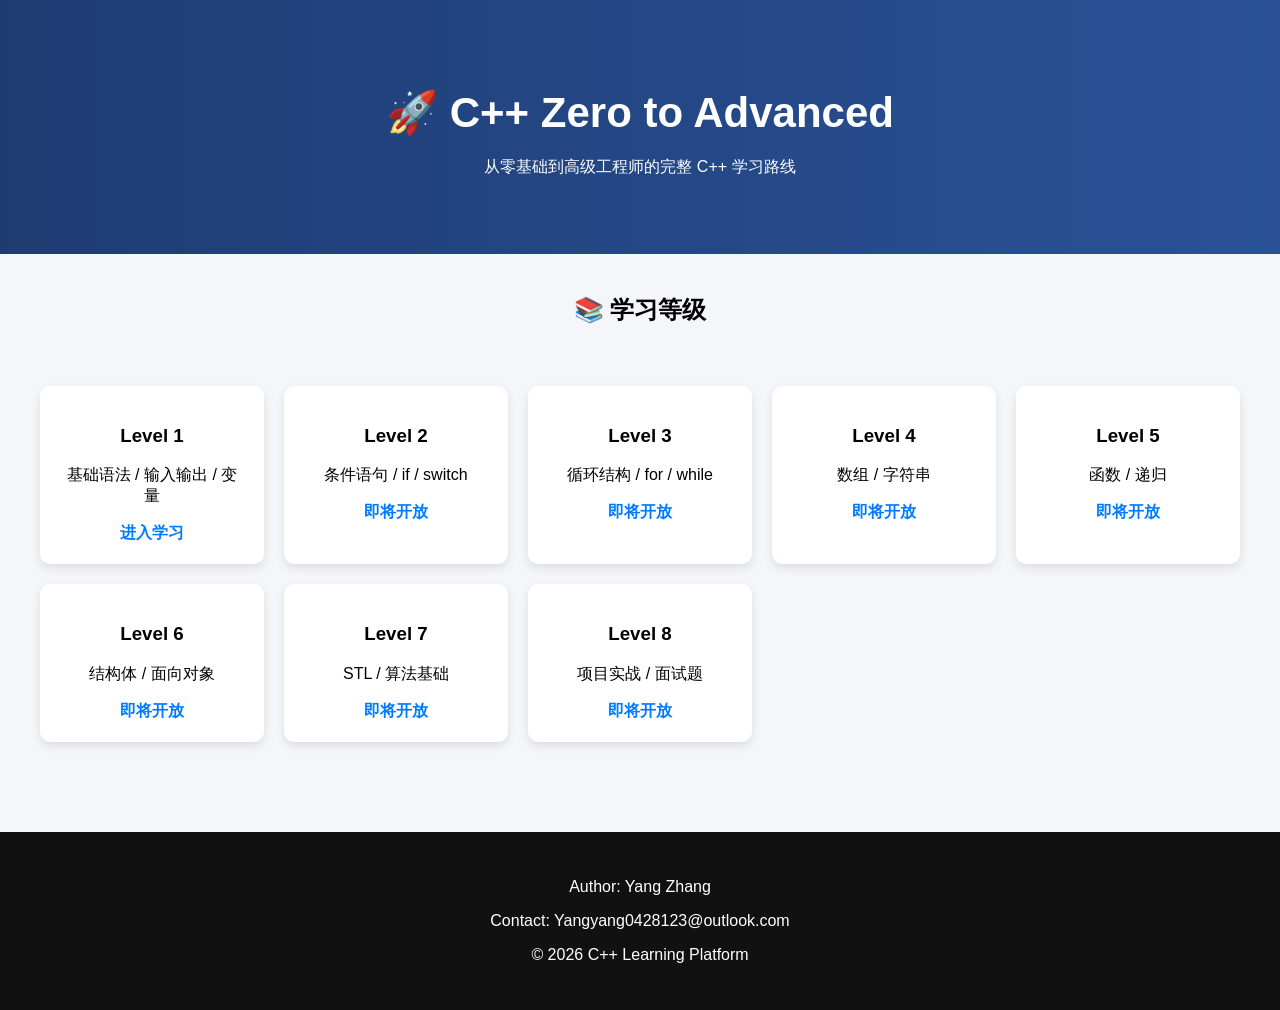
<file: index.html>
<!DOCTYPE html>
<html>
<head>
<meta charset="UTF-8">
<title>C++ Learning Platform</title>
<link rel="stylesheet" href="assets/style.css">

<style>
.hero {
text-align: center;
padding: 60px 20px;
background: linear-gradient(to right, #1e3c72, #2a5298);
color: white;
}

.hero h1 {
font-size: 42px;
margin-bottom: 20px;
}

.levels {
display: grid;
grid-template-columns: repeat(auto-fit, minmax(220px, 1fr));
gap: 20px;
padding: 40px;
}

.level-card {
background: white;
padding: 20px;
border-radius: 10px;
box-shadow: 0 4px 10px rgba(0,0,0,0.1);
text-align: center;
transition: 0.3s;
}

.level-card:hover {
transform: translateY(-5px);
}

.level-card a {
text-decoration: none;
color: #007bff;
font-weight: bold;
}

.footer {
text-align: center;
padding: 30px;
background: #111;
color: white;
margin-top: 50px;
}
</style>

</head>
<body>

<div class="hero">
<h1>🚀 C++ Zero to Advanced</h1>
<p>从零基础到高级工程师的完整 C++ 学习路线</p>
</div>

<h2 style="text-align:center;margin-top:40px;">📚 学习等级</h2>

<div class="levels">

<div class="level-card">
<h3>Level 1</h3>
<p>基础语法 / 输入输出 / 变量</p>
<a href="levels/level1/index.html">进入学习</a>
</div>

<div class="level-card">
<h3>Level 2</h3>
<p>条件语句 / if / switch</p>
<a href="#">即将开放</a>
</div>

<div class="level-card">
<h3>Level 3</h3>
<p>循环结构 / for / while</p>
<a href="#">即将开放</a>
</div>

<div class="level-card">
<h3>Level 4</h3>
<p>数组 / 字符串</p>
<a href="#">即将开放</a>
</div>

<div class="level-card">
<h3>Level 5</h3>
<p>函数 / 递归</p>
<a href="#">即将开放</a>
</div>

<div class="level-card">
<h3>Level 6</h3>
<p>结构体 / 面向对象</p>
<a href="#">即将开放</a>
</div>

<div class="level-card">
<h3>Level 7</h3>
<p>STL / 算法基础</p>
<a href="#">即将开放</a>
</div>

<div class="level-card">
<h3>Level 8</h3>
<p>项目实战 / 面试题</p>
<a href="#">即将开放</a>
</div>

</div>

<div class="footer">
<p>Author: Yang Zhang</p>
<p>Contact: Yangyang0428123@outlook.com</p>
<p>© 2026 C++ Learning Platform</p>
</div>

</body>
</html>
</file>
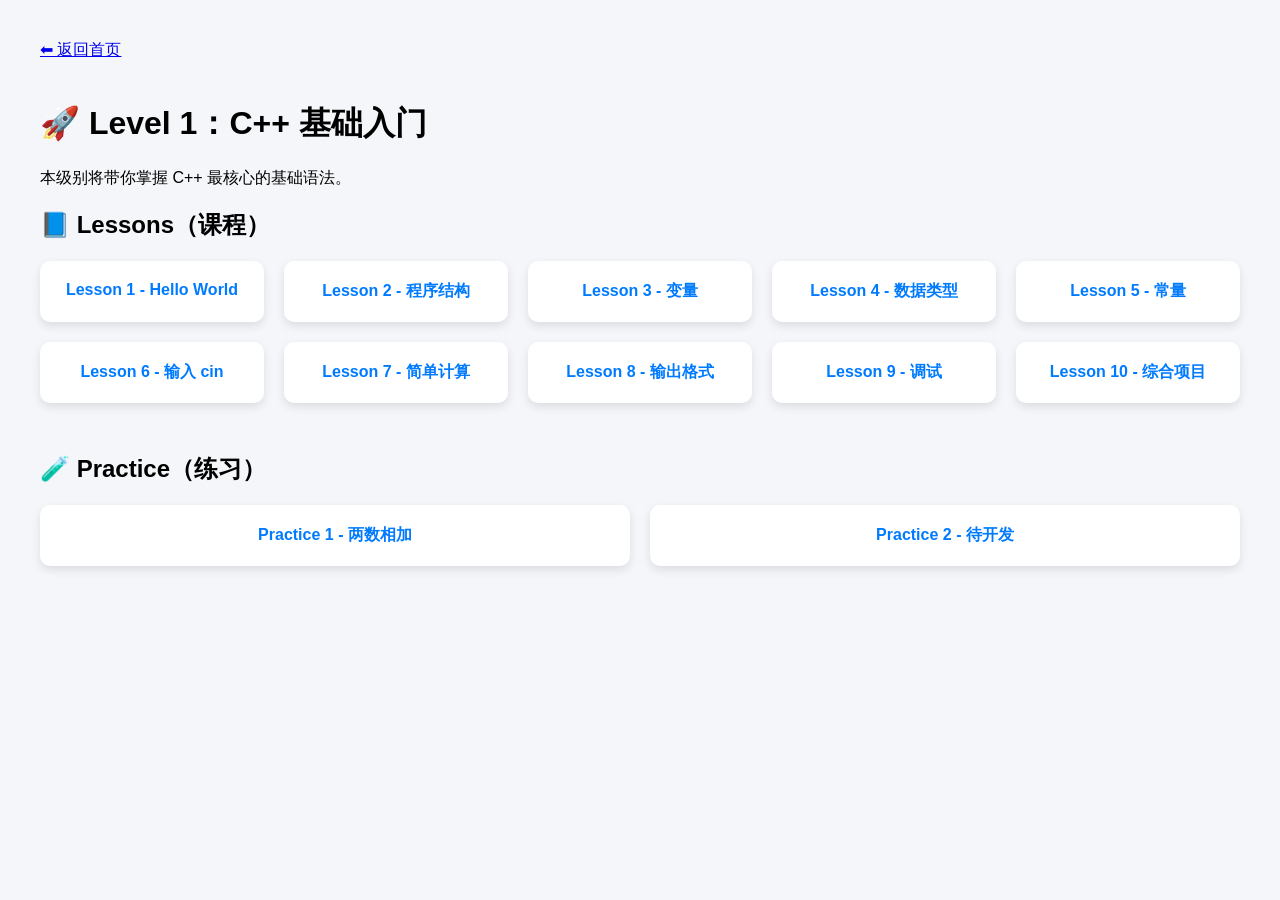
<file: levels/level1/index.html>
<!DOCTYPE html>
<html>
<head>
<meta charset="UTF-8">
<title>Level 1 - C++ Basics</title>
<link rel="stylesheet" href="../../assets/style.css">

<style>
.container {
padding: 40px;
}

.section {
margin-bottom: 50px;
}

.card-grid {
display: grid;
grid-template-columns: repeat(auto-fit, minmax(200px, 1fr));
gap: 20px;
margin-top: 20px;
}

.card {
background: white;
padding: 20px;
border-radius: 10px;
box-shadow: 0 4px 10px rgba(0,0,0,0.1);
transition: 0.3s;
text-align: center;
}

.card:hover {
transform: translateY(-5px);
}

.card a {
text-decoration: none;
color: #007bff;
font-weight: bold;
}

.back {
margin-bottom: 20px;
display: inline-block;
}
</style>

</head>
<body>

<div class="container">

<a href="../../index.html" class="back">⬅ 返回首页</a>

<h1>🚀 Level 1：C++ 基础入门</h1>
<p>本级别将带你掌握 C++ 最核心的基础语法。</p>

<div class="section">
<h2>📘 Lessons（课程）</h2>

<div class="card-grid">

<div class="card"><a href="lessons/lesson1.html">Lesson 1 - Hello World</a></div>
<div class="card"><a href="lessons/lesson2.html">Lesson 2 - 程序结构</a></div>
<div class="card"><a href="lessons/lesson3.html">Lesson 3 - 变量</a></div>
<div class="card"><a href="lessons/lesson4.html">Lesson 4 - 数据类型</a></div>
<div class="card"><a href="lessons/lesson5.html">Lesson 5 - 常量</a></div>
<div class="card"><a href="lessons/lesson6.html">Lesson 6 - 输入 cin</a></div>
<div class="card"><a href="lessons/lesson7.html">Lesson 7 - 简单计算</a></div>
<div class="card"><a href="lessons/lesson8.html">Lesson 8 - 输出格式</a></div>
<div class="card"><a href="lessons/lesson9.html">Lesson 9 - 调试</a></div>
<div class="card"><a href="lessons/lesson10.html">Lesson 10 - 综合项目</a></div>

</div>
</div>

<div class="section">
<h2>🧪 Practice（练习）</h2>

<div class="card-grid">

<div class="card"><a href="practices/practice1.html">Practice 1 - 两数相加</a></div>
<div class="card"><a href="practices/practice2.html">Practice 2 - 待开发</a></div>

</div>
</div>

</div>

</body>
</html>
</file>
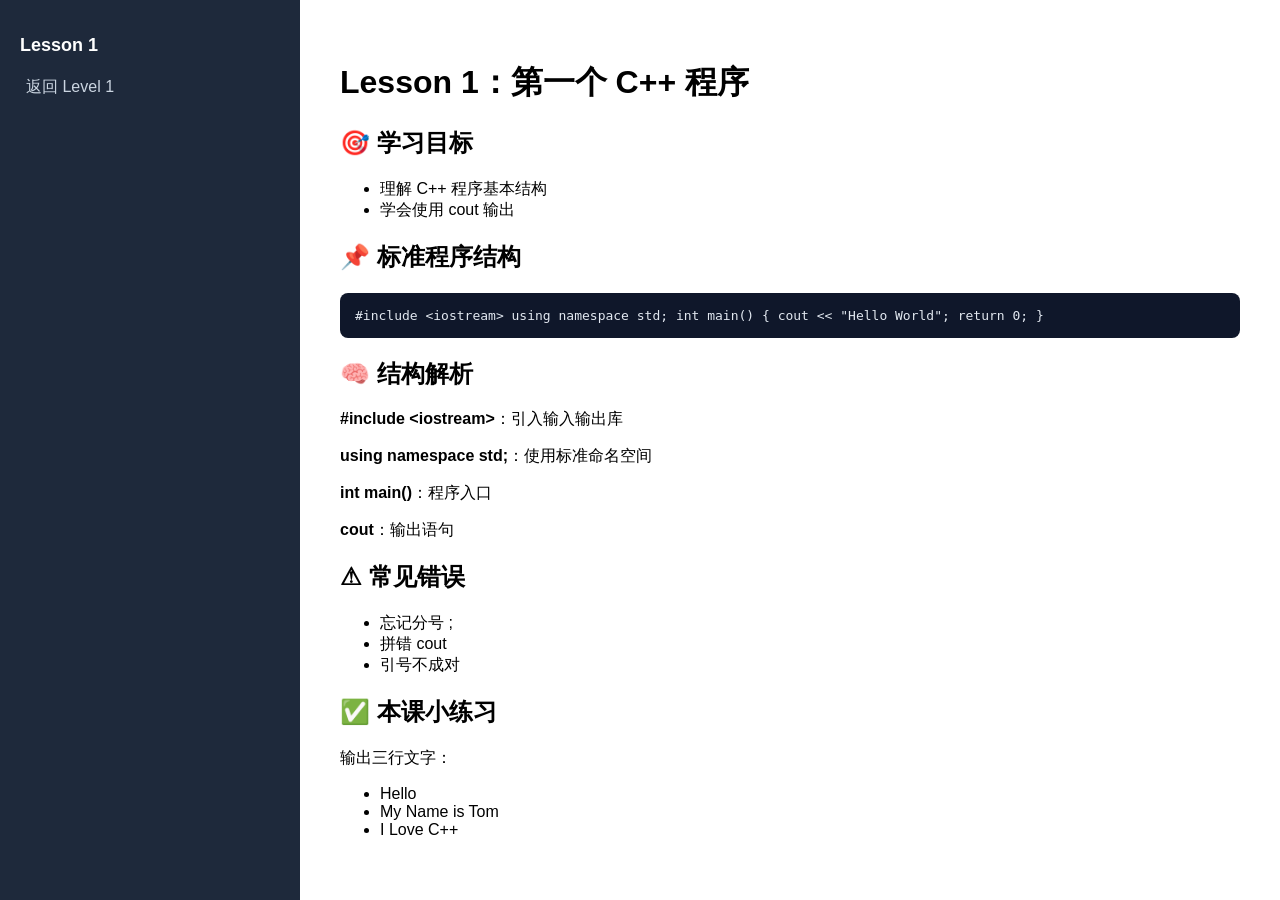
<file: levels/level1/lessons/lesson1.html>
<!DOCTYPE html>
<html>
<head>
    <meta charset="UTF-8">
    <title>Lesson 1 - 第一个程序</title>
    <link rel="stylesheet" href="../../../assets/style.css">
</head>
<body>

<div class="layout">

<div class="sidebar">
    <h2>Lesson 1</h2>
    <a href="../index.html">返回 Level 1</a>
</div>

<div class="content">

<h1>Lesson 1：第一个 C++ 程序</h1>

<h2>🎯 学习目标</h2>
<ul>
    <li>理解 C++ 程序基本结构</li>
    <li>学会使用 cout 输出</li>
</ul>

<h2>📌 标准程序结构</h2>

<div class="code-box">
#include &lt;iostream&gt;
using namespace std;

int main() {
    cout &lt;&lt; "Hello World";
    return 0;
}
</div>

<h2>🧠 结构解析</h2>

<p><strong>#include &lt;iostream&gt;</strong>：引入输入输出库</p>
<p><strong>using namespace std;</strong>：使用标准命名空间</p>
<p><strong>int main()</strong>：程序入口</p>
<p><strong>cout</strong>：输出语句</p>

<h2>⚠ 常见错误</h2>
<ul>
    <li>忘记分号 ;</li>
    <li>拼错 cout</li>
    <li>引号不成对</li>
</ul>

<h2>✅ 本课小练习</h2>
<p>输出三行文字：</p>
<ul>
    <li>Hello</li>
    <li>My Name is Tom</li>
    <li>I Love C++</li>
</ul>

</div>

</div>

</body>
</html>
</file>
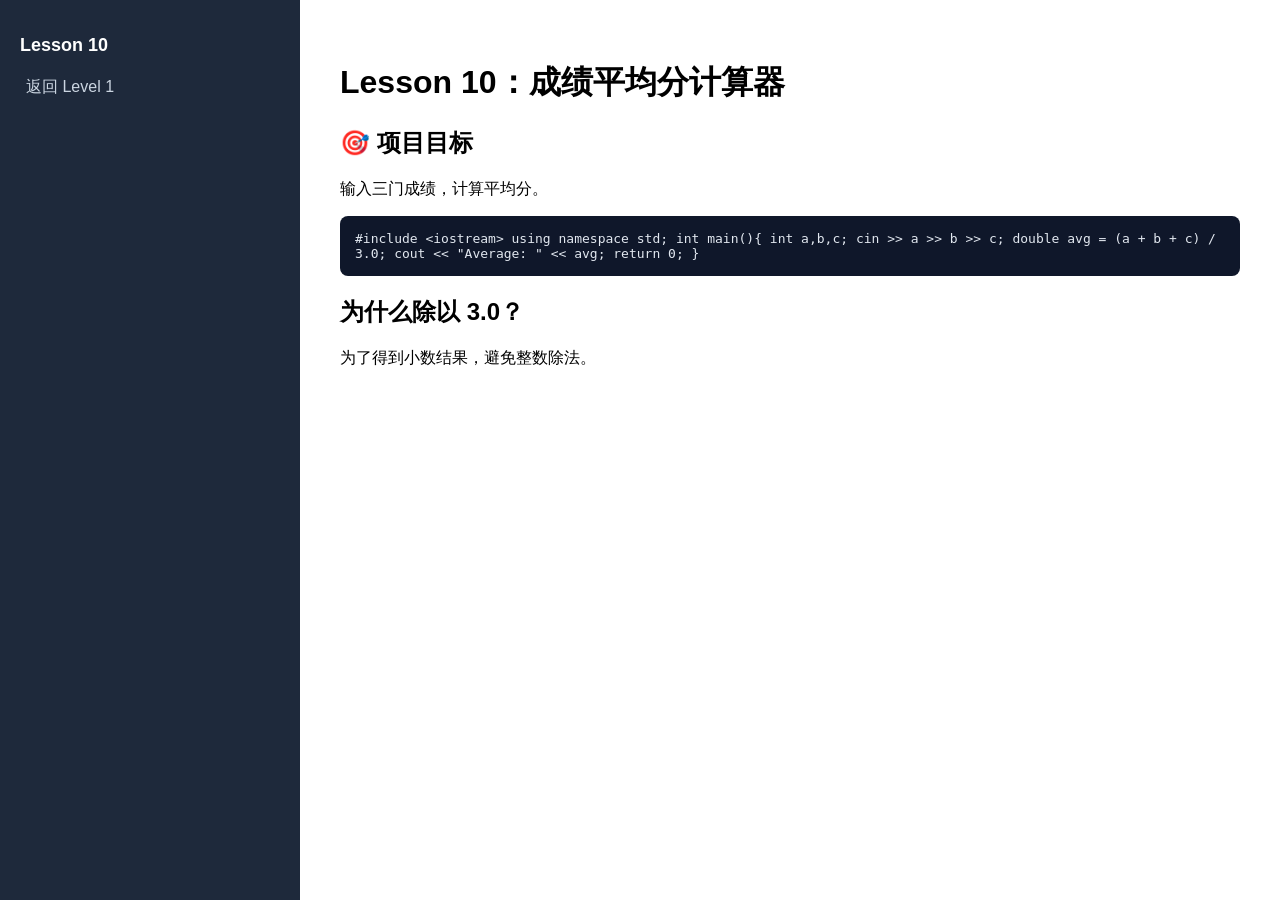
<file: levels/level1/lessons/lesson10.html>
<!DOCTYPE html>
<html>
<head>
<meta charset="UTF-8">
<title>Lesson 10 - 综合项目</title>
<link rel="stylesheet" href="../../../assets/style.css">
</head>
<body>

<div class="layout">
<div class="sidebar">
<h2>Lesson 10</h2>
<a href="../index.html">返回 Level 1</a>
</div>

<div class="content">

<h1>Lesson 10：成绩平均分计算器</h1>

<h2>🎯 项目目标</h2>
<p>输入三门成绩，计算平均分。</p>

<div class="code-box">
#include &lt;iostream&gt;
using namespace std;

int main(){
    int a,b,c;
    cin >> a >> b >> c;
    double avg = (a + b + c) / 3.0;
    cout << "Average: " << avg;
    return 0;
}
</div>

<h2>为什么除以 3.0？</h2>
<p>为了得到小数结果，避免整数除法。</p>

</div>
</div>
</body>
</html>
</file>
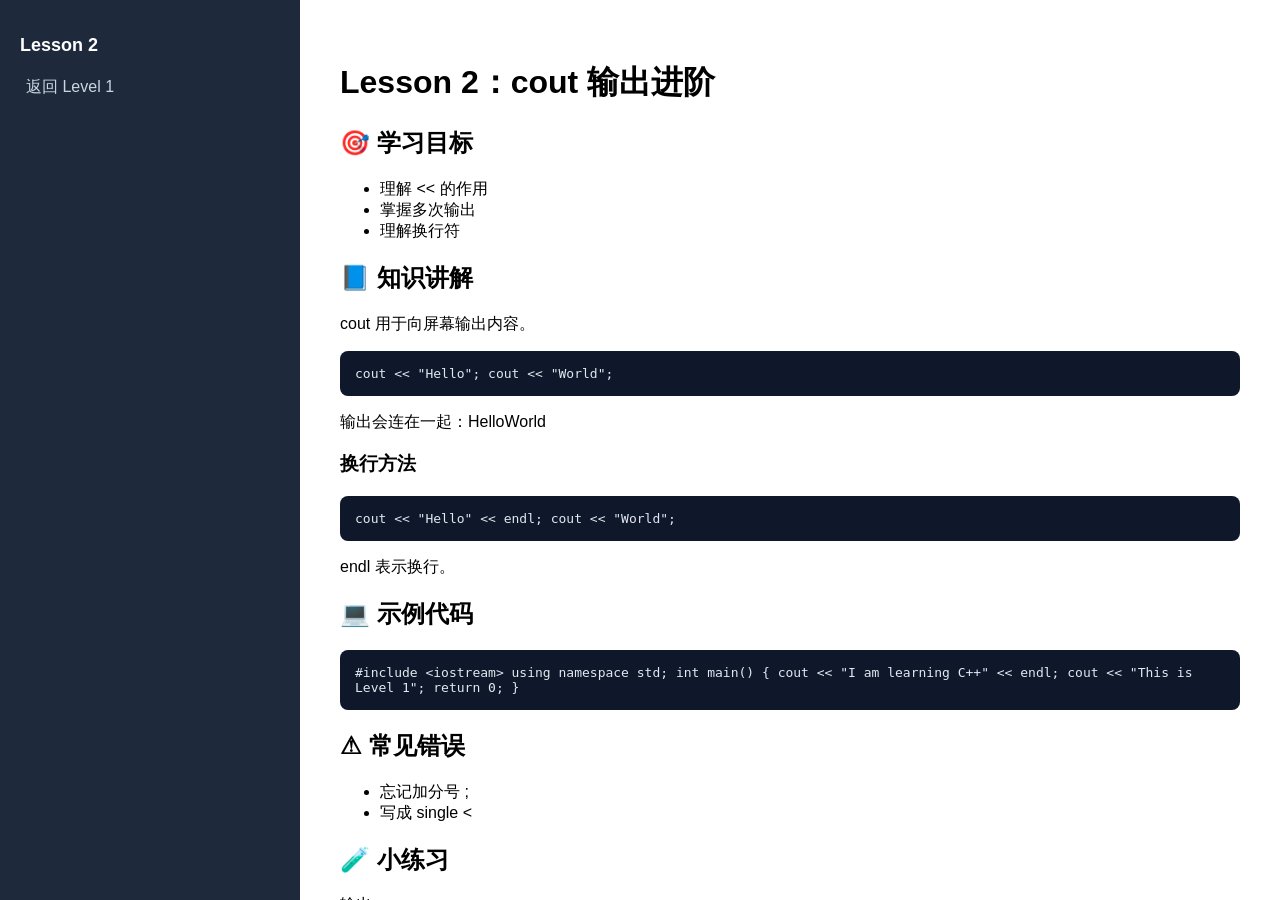
<file: levels/level1/lessons/lesson2.html>
<!DOCTYPE html>
<html>
<head>
    <meta charset="UTF-8">
    <title>Lesson 2 - 输出进阶</title>
    <link rel="stylesheet" href="../../../assets/style.css">
</head>
<body>

<div class="layout">

<div class="sidebar">
    <h2>Lesson 2</h2>
    <a href="../index.html">返回 Level 1</a>
</div>

<div class="content">

<h1>Lesson 2：cout 输出进阶</h1>

<h2>🎯 学习目标</h2>
<ul>
    <li>理解 << 的作用</li>
    <li>掌握多次输出</li>
    <li>理解换行符</li>
</ul>

<h2>📘 知识讲解</h2>

<p>cout 用于向屏幕输出内容。</p>

<div class="code-box">
cout << "Hello";
cout << "World";
</div>

<p>输出会连在一起：HelloWorld</p>

<h3>换行方法</h3>

<div class="code-box">
cout << "Hello" << endl;
cout << "World";
</div>

<p>endl 表示换行。</p>

<h2>💻 示例代码</h2>

<div class="code-box">
#include &lt;iostream&gt;
using namespace std;

int main() {
    cout << "I am learning C++" << endl;
    cout << "This is Level 1";
    return 0;
}
</div>

<h2>⚠ 常见错误</h2>
<ul>
    <li>忘记加分号 ;</li>
    <li>写成 single <</li>
</ul>

<h2>🧪 小练习</h2>
<p>输出：</p>
<ul>
<li>Welcome</li>
<li>To GESP</li>
<li>Level 1</li>
</ul>

<h2>📌 本课总结</h2>
<p>本课掌握了 cout 的基本使用和换行输出。</p>

</div>

</div>

</body>
</html>
</file>
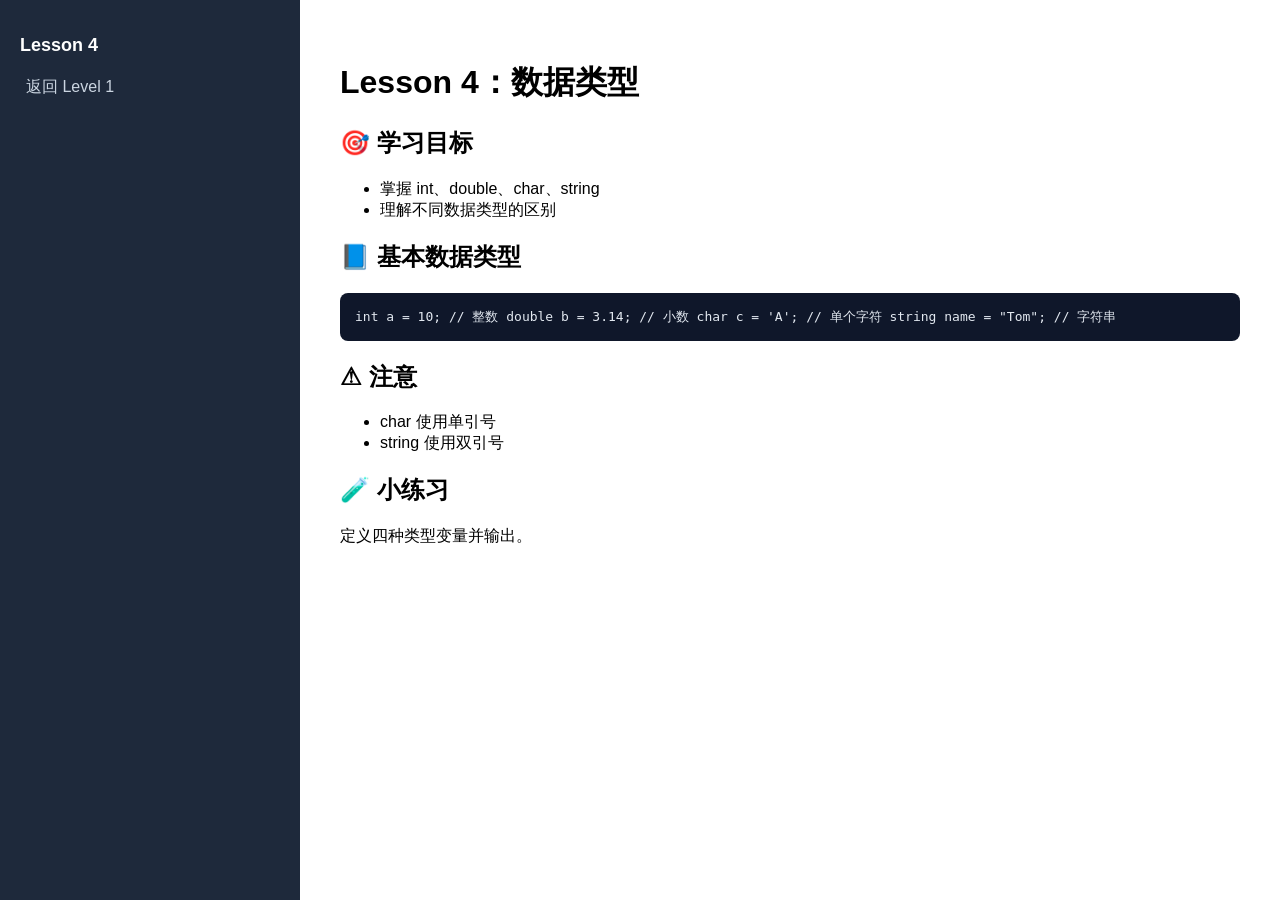
<file: levels/level1/lessons/lesson4.html>
<!DOCTYPE html>
<html>
<head>
<meta charset="UTF-8">
<title>Lesson 4 - 数据类型</title>
<link rel="stylesheet" href="../../../assets/style.css">
</head>
<body>

<div class="layout">
<div class="sidebar">
<h2>Lesson 4</h2>
<a href="../index.html">返回 Level 1</a>
</div>

<div class="content">

<h1>Lesson 4：数据类型</h1>

<h2>🎯 学习目标</h2>
<ul>
<li>掌握 int、double、char、string</li>
<li>理解不同数据类型的区别</li>
</ul>

<h2>📘 基本数据类型</h2>

<div class="code-box">
int a = 10;          // 整数
double b = 3.14;     // 小数
char c = 'A';        // 单个字符
string name = "Tom"; // 字符串
</div>

<h2>⚠ 注意</h2>
<ul>
<li>char 使用单引号</li>
<li>string 使用双引号</li>
</ul>

<h2>🧪 小练习</h2>
<p>定义四种类型变量并输出。</p>

</div>
</div>
</body>
</html>
</file>
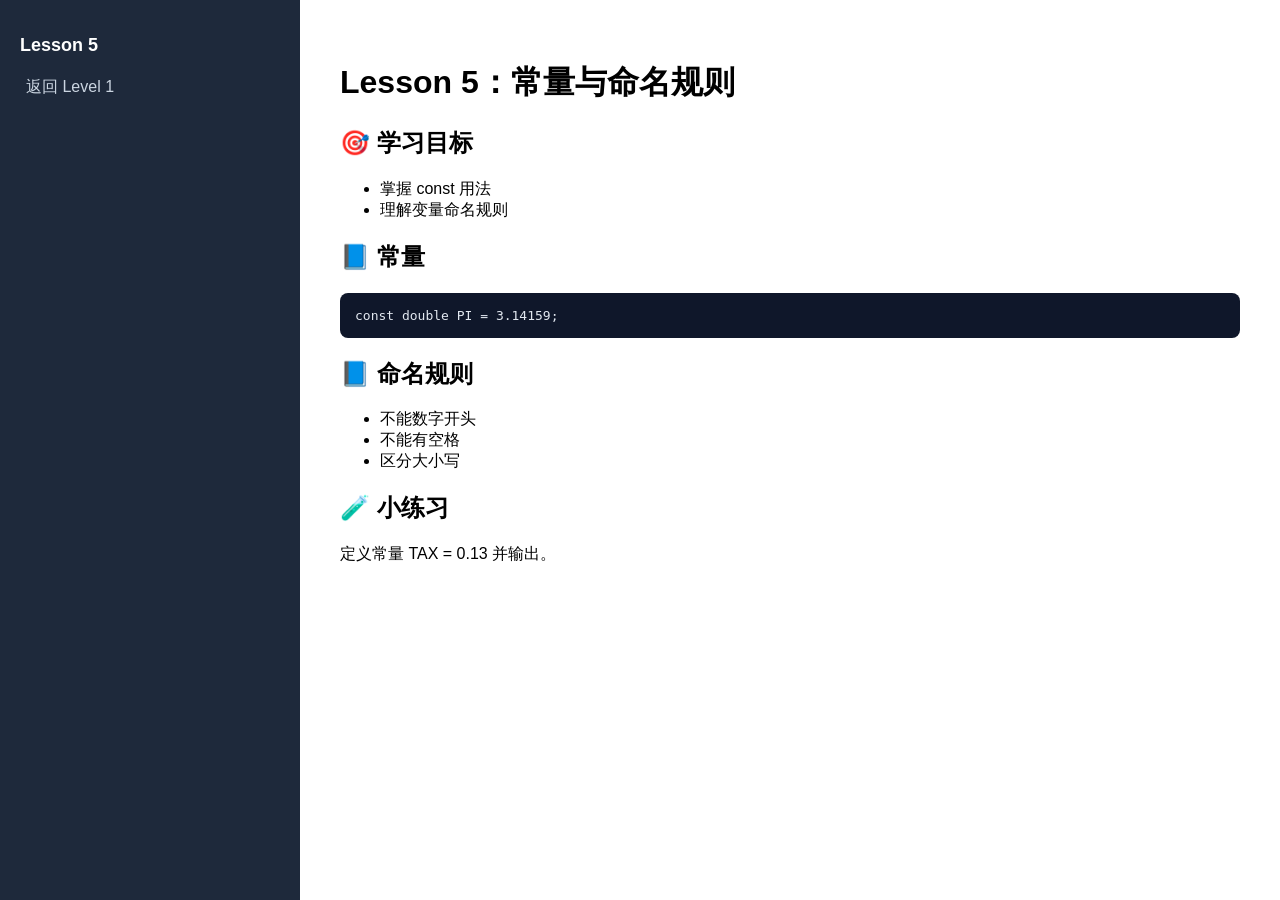
<file: levels/level1/lessons/lesson5.html>
<!DOCTYPE html>
<html>
<head>
<meta charset="UTF-8">
<title>Lesson 5 - 常量</title>
<link rel="stylesheet" href="../../../assets/style.css">
</head>
<body>

<div class="layout">
<div class="sidebar">
<h2>Lesson 5</h2>
<a href="../index.html">返回 Level 1</a>
</div>

<div class="content">

<h1>Lesson 5：常量与命名规则</h1>

<h2>🎯 学习目标</h2>
<ul>
<li>掌握 const 用法</li>
<li>理解变量命名规则</li>
</ul>

<h2>📘 常量</h2>

<div class="code-box">
const double PI = 3.14159;
</div>

<h2>📘 命名规则</h2>
<ul>
<li>不能数字开头</li>
<li>不能有空格</li>
<li>区分大小写</li>
</ul>

<h2>🧪 小练习</h2>
<p>定义常量 TAX = 0.13 并输出。</p>

</div>
</div>
</body>
</html>
</file>
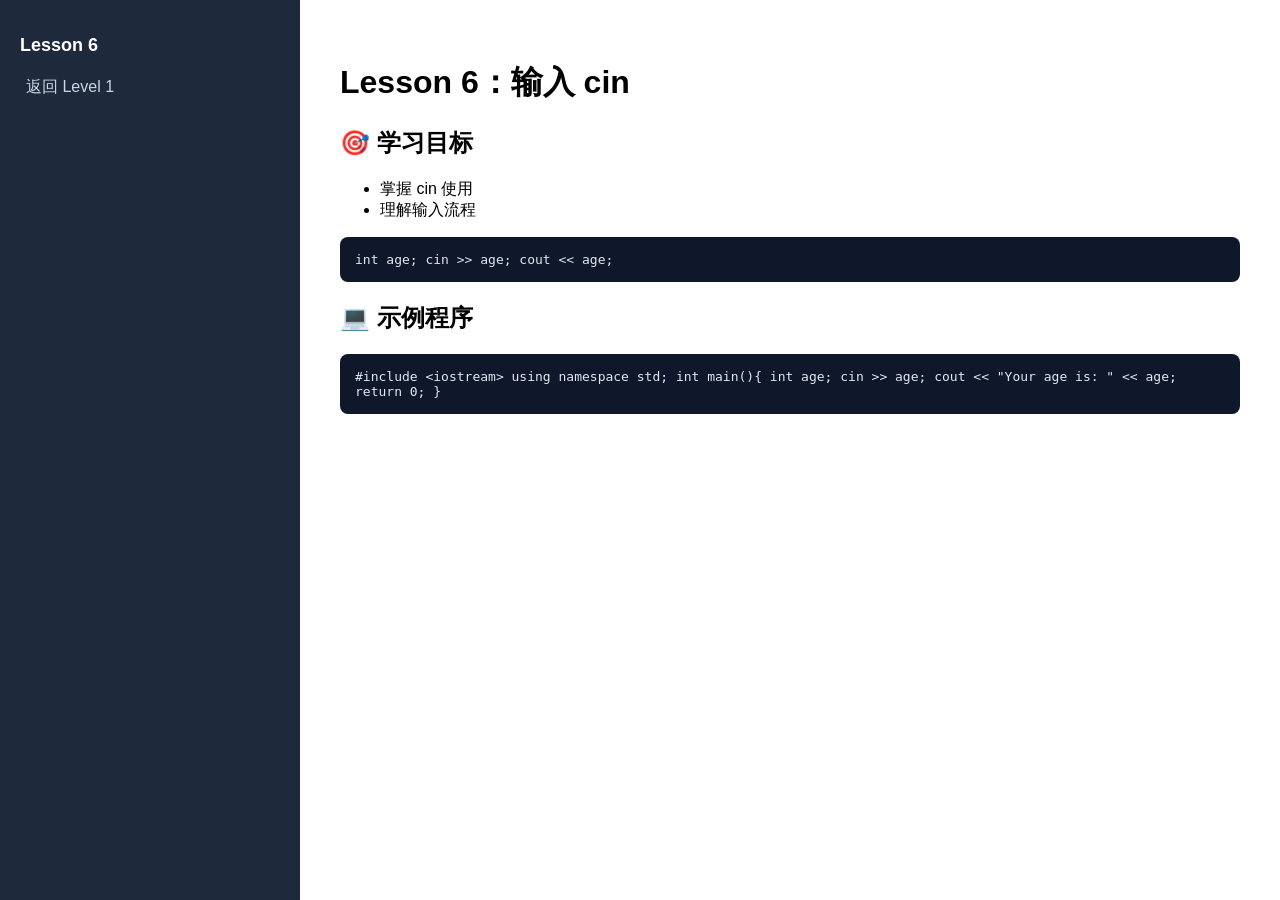
<file: levels/level1/lessons/lesson6.html>
<!DOCTYPE html>
<html>
<head>
<meta charset="UTF-8">
<title>Lesson 6 - 输入</title>
<link rel="stylesheet" href="../../../assets/style.css">
</head>
<body>

<div class="layout">
<div class="sidebar">
<h2>Lesson 6</h2>
<a href="../index.html">返回 Level 1</a>
</div>

<div class="content">

<h1>Lesson 6：输入 cin</h1>

<h2>🎯 学习目标</h2>
<ul>
<li>掌握 cin 使用</li>
<li>理解输入流程</li>
</ul>

<div class="code-box">
int age;
cin >> age;
cout << age;
</div>

<h2>💻 示例程序</h2>

<div class="code-box">
#include &lt;iostream&gt;
using namespace std;

int main(){
    int age;
    cin >> age;
    cout << "Your age is: " << age;
    return 0;
}
</div>

</div>
</div>
</body>
</html>
</file>
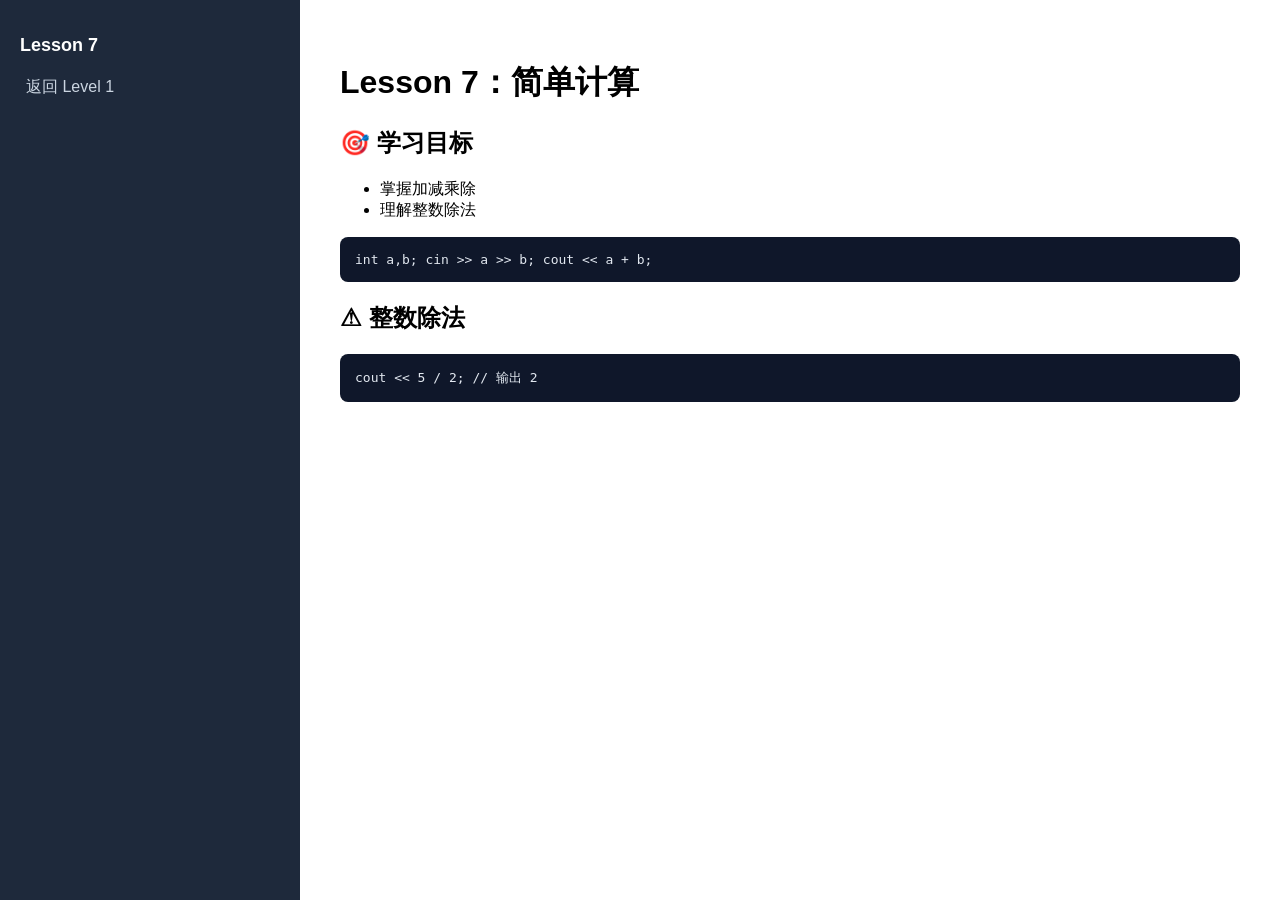
<file: levels/level1/lessons/lesson7.html>
<!DOCTYPE html>
<html>
<head>
<meta charset="UTF-8">
<title>Lesson 7 - 简单计算</title>
<link rel="stylesheet" href="../../../assets/style.css">
</head>
<body>

<div class="layout">
<div class="sidebar">
<h2>Lesson 7</h2>
<a href="../index.html">返回 Level 1</a>
</div>

<div class="content">

<h1>Lesson 7：简单计算</h1>

<h2>🎯 学习目标</h2>
<ul>
<li>掌握加减乘除</li>
<li>理解整数除法</li>
</ul>

<div class="code-box">
int a,b;
cin >> a >> b;
cout << a + b;
</div>

<h2>⚠ 整数除法</h2>

<div class="code-box">
cout << 5 / 2;   // 输出 2
</div>

</div>
</div>
</body>
</html>
</file>
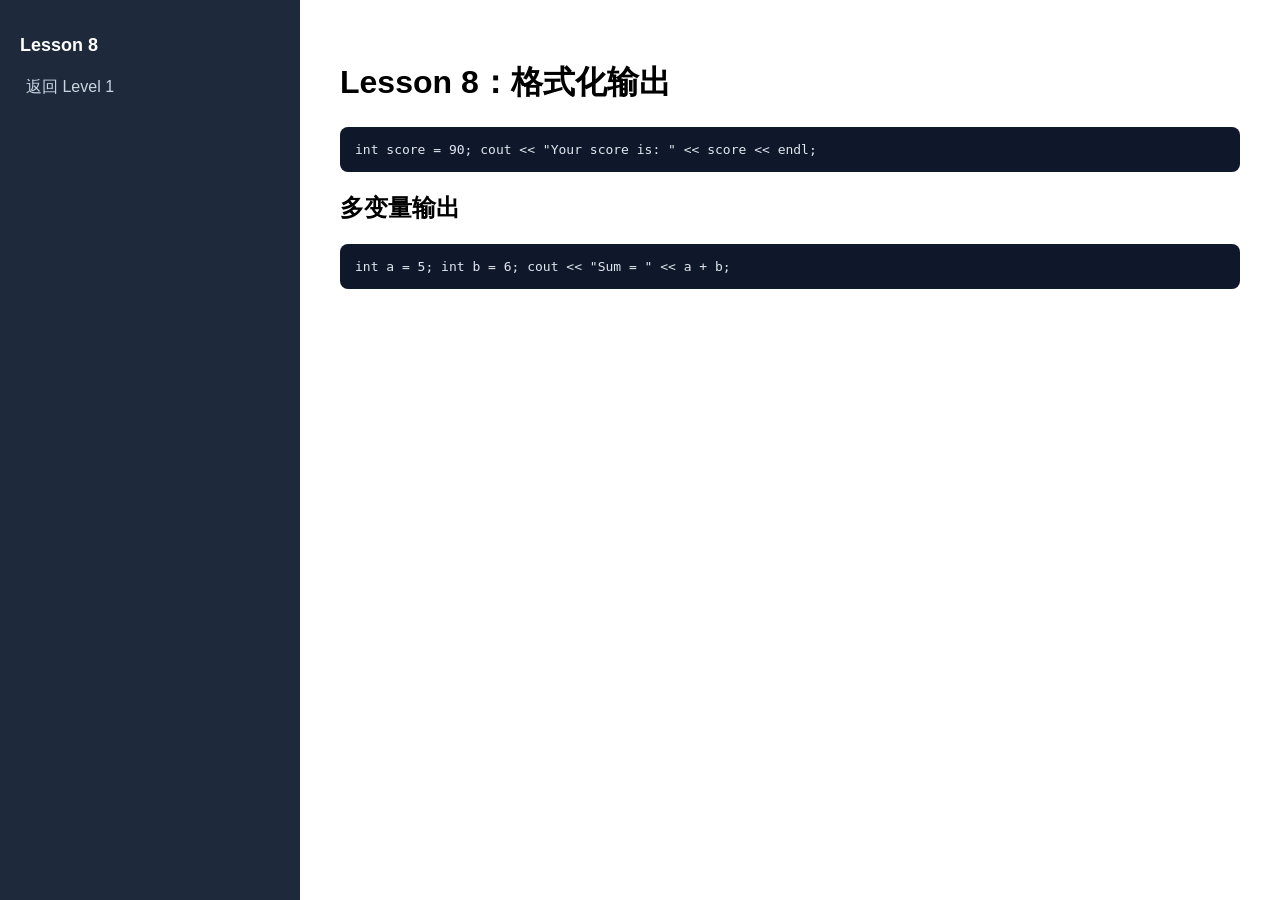
<file: levels/level1/lessons/lesson8.html>
<!DOCTYPE html>
<html>
<head>
<meta charset="UTF-8">
<title>Lesson 8 - 格式化输出</title>
<link rel="stylesheet" href="../../../assets/style.css">
</head>
<body>

<div class="layout">
<div class="sidebar">
<h2>Lesson 8</h2>
<a href="../index.html">返回 Level 1</a>
</div>

<div class="content">

<h1>Lesson 8：格式化输出</h1>

<div class="code-box">
int score = 90;
cout << "Your score is: " << score << endl;
</div>

<h2>多变量输出</h2>

<div class="code-box">
int a = 5;
int b = 6;
cout << "Sum = " << a + b;
</div>

</div>
</div>
</body>
</html>
</file>
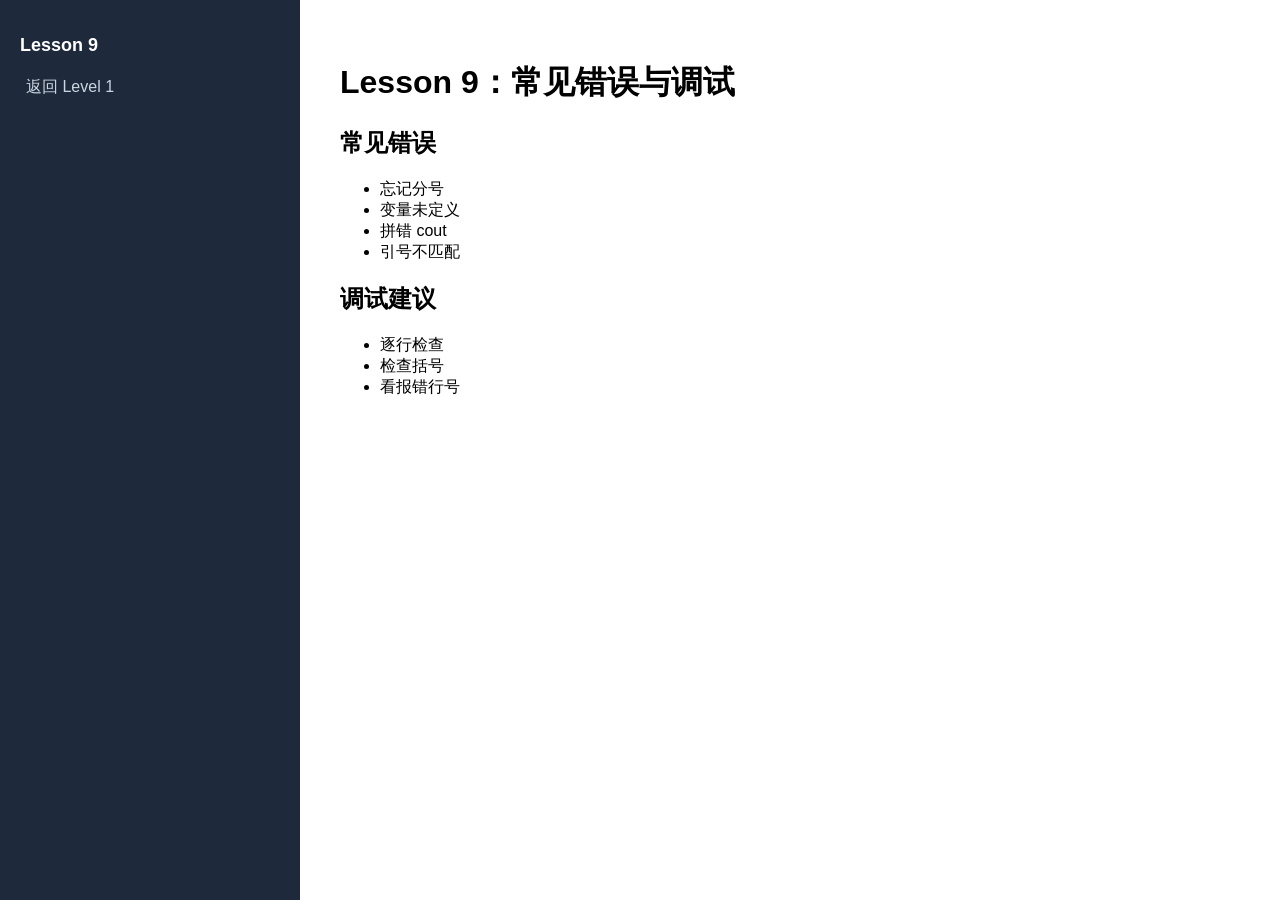
<file: levels/level1/lessons/lesson9.html>
<!DOCTYPE html>
<html>
<head>
<meta charset="UTF-8">
<title>Lesson 9 - 调试</title>
<link rel="stylesheet" href="../../../assets/style.css">
</head>
<body>

<div class="layout">
<div class="sidebar">
<h2>Lesson 9</h2>
<a href="../index.html">返回 Level 1</a>
</div>

<div class="content">

<h1>Lesson 9：常见错误与调试</h1>

<h2>常见错误</h2>
<ul>
<li>忘记分号</li>
<li>变量未定义</li>
<li>拼错 cout</li>
<li>引号不匹配</li>
</ul>

<h2>调试建议</h2>
<ul>
<li>逐行检查</li>
<li>检查括号</li>
<li>看报错行号</li>
</ul>

</div>
</div>
</body>
</html>
</file>
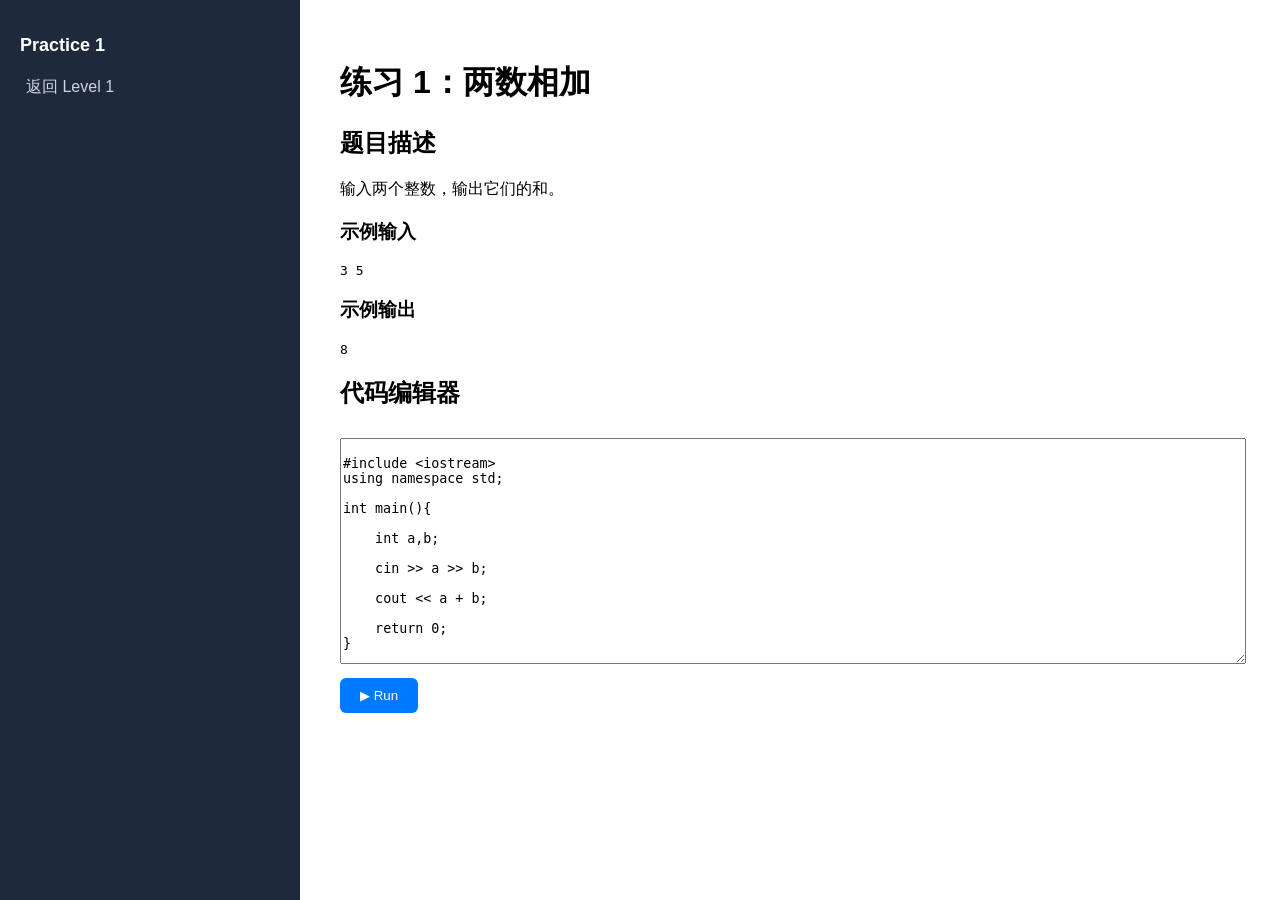
<file: levels/level1/practices/practice1.html>
<!DOCTYPE html>
<html>
<head>
<meta charset="UTF-8">
<title>Practice 1 - 两数相加</title>
<link rel="stylesheet" href="../../../assets/style.css">

<style>

textarea {
  width:100%;
  height:220px;
  font-family:monospace;
}

button{
  padding:10px 20px;
  margin-top:10px;
  background:#007bff;
  color:white;
  border:none;
  cursor:pointer;
}

/* 终端窗口 */

#terminalOverlay{
  position:fixed;
  top:0;
  left:0;
  width:100%;
  height:100%;
  background:rgba(0,0,0,0.6);
  display:none;
  align-items:center;
  justify-content:center;
}

#terminal{
  width:700px;
  height:450px;
  background:#111;
  color:#00ff88;
  font-family:monospace;
  padding:20px;
  overflow:auto;
  border-radius:8px;
}

#terminalInput{
  width:100%;
  background:black;
  color:#00ff88;
  border:none;
  outline:none;
  font-family:monospace;
  margin-top:10px;
}

.closeBtn{
  margin-top:10px;
  background:#444;
}

</style>

</head>

<body>

<div class="layout">

<div class="sidebar">
<h2>Practice 1</h2>
<a href="../index.html">返回 Level 1</a>
</div>

<div class="content">

<h1>练习 1：两数相加</h1>

<h2>题目描述</h2>

<p>
输入两个整数，输出它们的和。
</p>

<h3>示例输入</h3>

<pre>
3 5
</pre>

<h3>示例输出</h3>

<pre>
8
</pre>

<h2>代码编辑器</h2>

<textarea id="code">

#include <iostream>
using namespace std;

int main(){

    int a,b;

    cin >> a >> b;

    cout << a + b;

    return 0;
}

</textarea>

<br>

<button onclick="runCode()">▶ Run</button>

</div>

</div>


<!-- Terminal -->

<div id="terminalOverlay">

<div id="terminal">

<div id="terminalOutput">
C++ Program Console
----------------------------------
</div>

<input id="terminalInput" placeholder="输入程序需要的输入，例如：3 5">

<br>

<button onclick="executeProgram()">Run Program</button>

<button class="closeBtn" onclick="closeTerminal()">Close</button>

</div>

</div>



<script>

let programCode = "";

function runCode(){

    programCode = document.getElementById("code").value;

    document.getElementById("terminalOverlay").style.display="flex";

    document.getElementById("terminalOutput").innerText =
`C++ Program Console
----------------------------------
程序等待输入
`;
}



async function executeProgram(){

    const input = document.getElementById("terminalInput").value;

    const terminal = document.getElementById("terminalOutput");

    terminal.innerText += "\n> " + input + "\nRunning...\n";

    try{

        const response = await fetch("/api/run",{

            method:"POST",

            headers:{
                "Content-Type":"application/json"
            },

            body:JSON.stringify({

                code:programCode,
                input:input

            })

        });

        const result = await response.json();

        terminal.innerText += "\n" + (result.output || "No output");

    }

    catch(err){

        terminal.innerText += "\nExecution failed";

        console.error(err);

    }

}



function closeTerminal(){

    document.getElementById("terminalOverlay").style.display="none";

}

</script>

</body>
</html>
</file>
<file: assets/style.css>
body {
    margin: 0;
    font-family: Arial, sans-serif;
    background-color: #f4f6f9;
}

.layout {
    display: flex;
    height: 100vh;
}

.sidebar {
    width: 260px;
    background-color: #1e293b;
    color: white;
    padding: 20px;
    overflow-y: auto;
}

.sidebar h2 {
    font-size: 18px;
    margin-bottom: 15px;
}

.sidebar a {
    display: block;
    color: #cbd5e1;
    text-decoration: none;
    margin: 8px 0;
    padding: 6px;
    border-radius: 6px;
}

.sidebar a:hover {
    background-color: #334155;
}

.content {
    flex: 1;
    padding: 40px;
    overflow-y: auto;
    background-color: white;
}

.code-box {
    background-color: #0f172a;
    color: #e2e8f0;
    padding: 15px;
    border-radius: 8px;
    font-family: monospace;
    overflow-x: auto;
}

textarea {
    width: 100%;
    height: 200px;
    font-family: monospace;
    margin-top: 10px;
}

button {
    background-color: #2563eb;
    color: white;
    border: none;
    padding: 10px 20px;
    margin-top: 10px;
    border-radius: 6px;
    cursor: pointer;
}

.output {
    background-color: black;
    color: #00ff00;
    padding: 10px;
    margin-top: 10px;
    border-radius: 6px;
    min-height: 50px;
}
</file>
